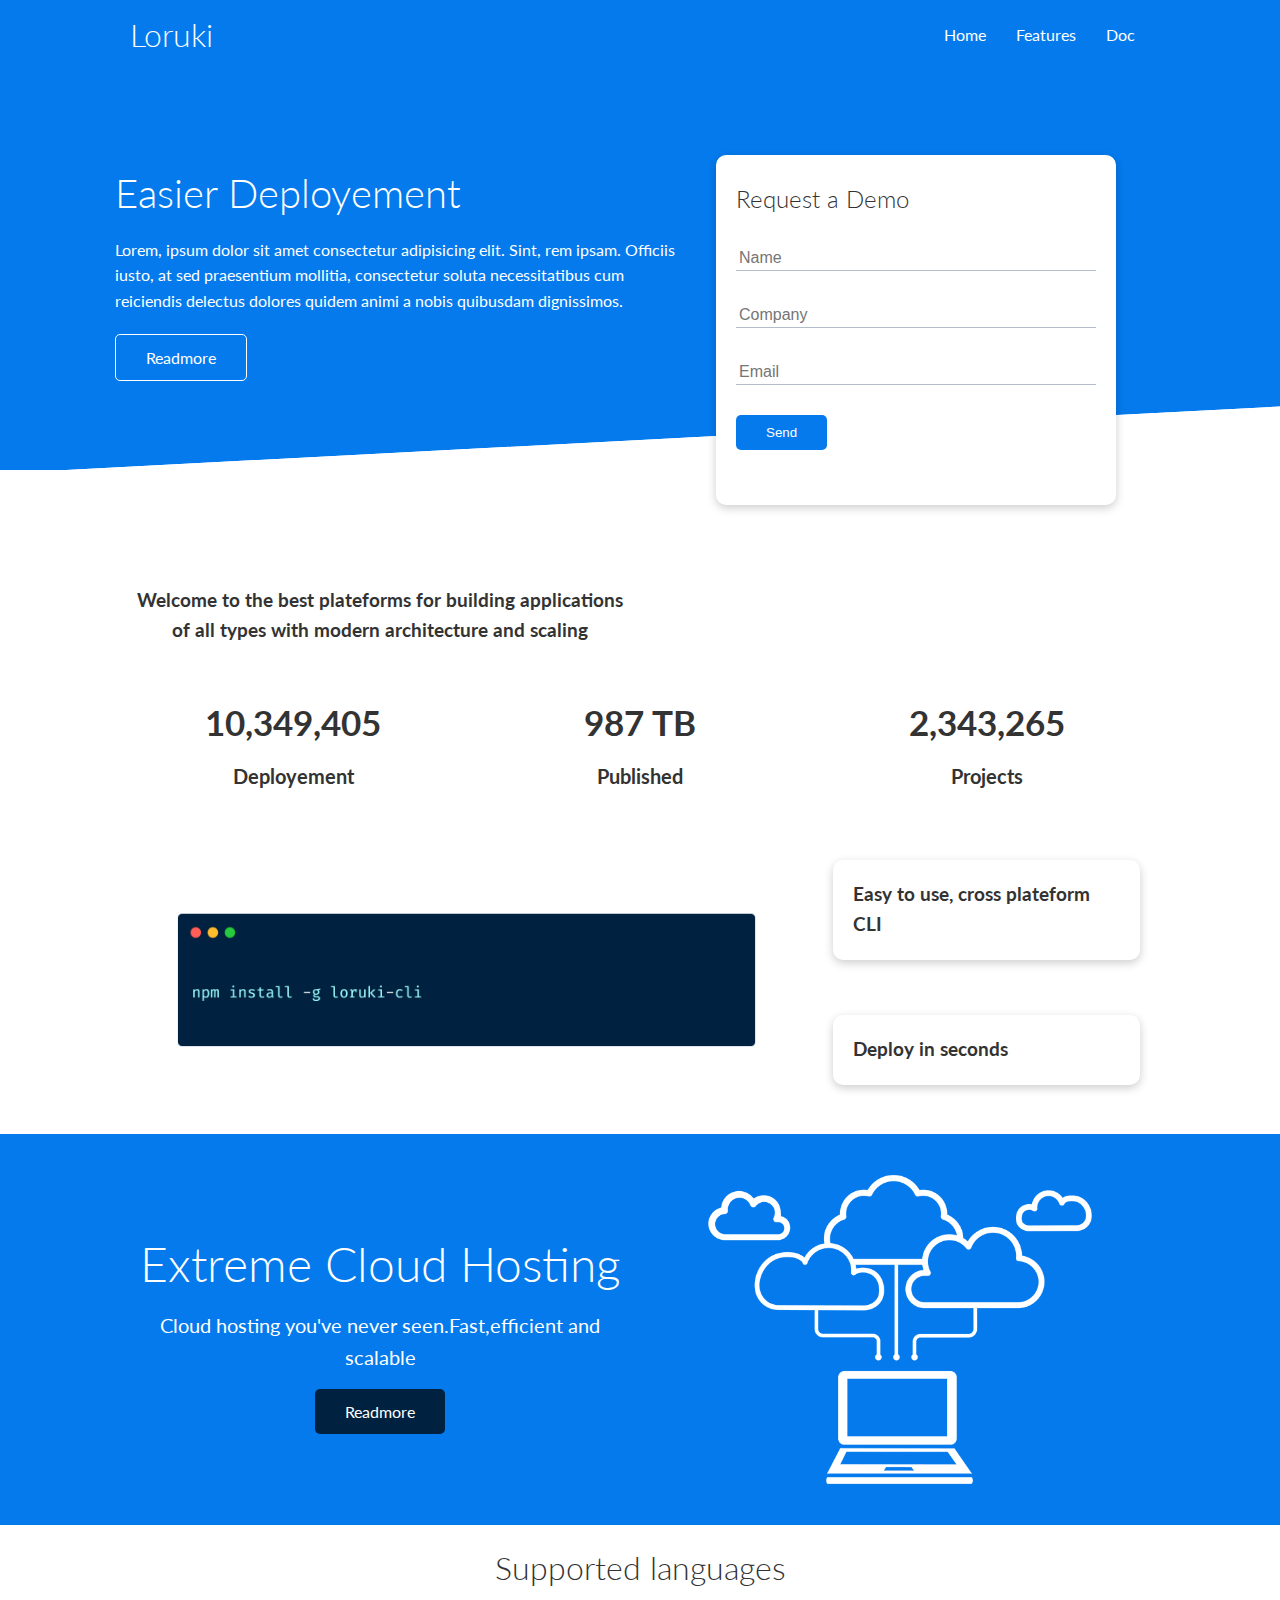
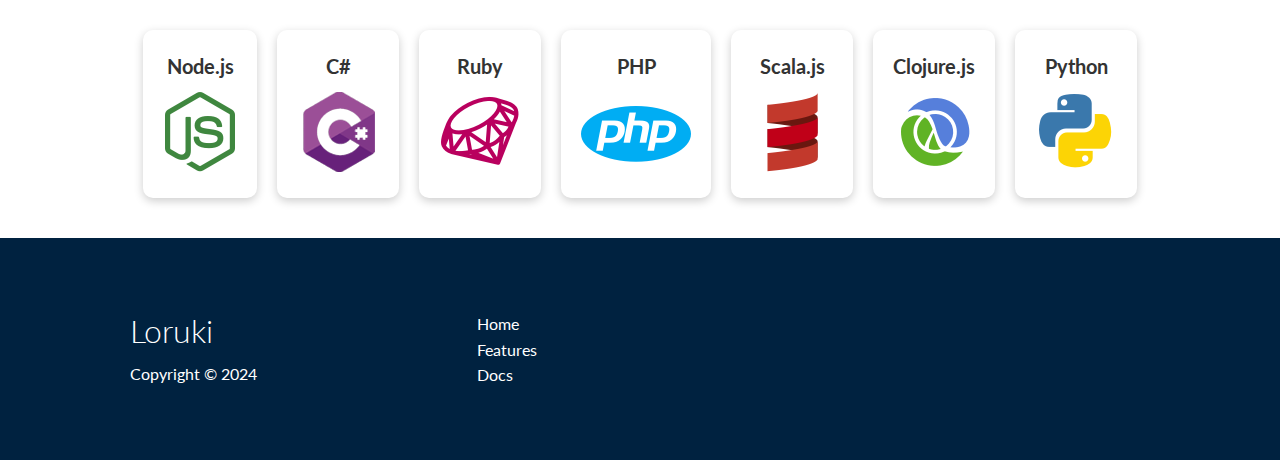
<file: index.html>
<!DOCTYPE html>
<html lang="en">
  <head>
    <meta charset="UTF-8" />
    <meta name="viewport" content="width=device-width, initial-scale=1.0" />
    <link
      rel="stylesheet"
      href="https://cdnjs.cloudflare.com/ajax/libs/font-awesome/6.6.0/css/all.min.css"
      integrity="sha512-Kc323vGBEqzTmouAECnVceyQqyqdsSiqLQISBL29aUW4U/M7pSPA/gEUZQqv1cwx4OnYxTxve5UMg5GT6L4JJg=="
      crossorigin="anonymous"
      referrerpolicy="no-referrer"
    />
    <link rel="preconnect" href="https://fonts.googleapis.com" />
    <link rel="preconnect" href="https://fonts.gstatic.com" crossorigin />
    <link
      href="https://fonts.googleapis.com/css2?family=Lato:ital,wght@0,100;0,300;0,400;0,700;0,900;1,100;1,300;1,400;1,700;1,900&display=swap"
      rel="stylesheet"
    />

    <title>Loruki</title>
    <link rel="stylesheet" href="style.css" />
  </head>
  <body>
    <!-- Navbar -->
    <div class="navbar">
      <div class="container flex">
        <h1 class="logo">Loruki</h1>
        <nav>
          <ul>
            <li><a href="index.html">Home</a></li>
            <li><a href="features.html">Features</a></li>
            <li><a href="docs.html">Doc</a></li>
          </ul>
        </nav>
      </div>
    </div>
    <!-- Showcase -->
    <section class="showcase">
      <div class="container grid">
        <div class="showcase-text">
          <h1>Easier Deployement</h1>
          <p>
            Lorem, ipsum dolor sit amet consectetur adipisicing elit. Sint, rem
            ipsam. Officiis iusto, at sed praesentium mollitia, consectetur
            soluta necessitatibus cum reiciendis delectus dolores quidem animi a
            nobis quibusdam dignissimos.
          </p>
          <a href="features.html" class="btn btn-outline">Readmore</a>
        </div>
        <div class="showcase-form card">
          <h2>Request a Demo</h2>
          <form>
            <div class="form-control">
              <input type="text" name="name" placeholder="Name" required />
            </div>
            <div class="form-control">
              <input
                type="text"
                name="company"
                placeholder="Company"
                required
              />
            </div>
            <div class="form-control">
              <input type="text" name="email" placeholder="Email" required />
            </div>
            <input type="submit" value="Send" class="btn btn-primary" />
          </form>
        </div>
      </div>
    </section>
    <!-- Stats -->
    <section class="stats">
      <div class="container">
        <h3 class="stats-heading text-center my-1">
          Welcome to the best plateforms for building applications of all types
          with modern architecture and scaling
        </h3>
        <div class="grid grid-3 text-center my-4">
          <div>
            <i class="fa-solid fa-server fa-3x"></i>
            <h3>10,349,405</h3>
            <p classs="text-secondary ">Deployement</p>
          </div>
          <div>
            <i class="fa-solid fa-upload fa-3x"></i>
            <h3>987 TB</h3>
            <p classs="text-secondary ">Published</p>
          </div>
          <div>
            <i class="fa-solid fa-diagram-project fa-3x"></i>
            <h3>2,343,265</h3>
            <p classs="text-secondary">Projects</p>
          </div>
        </div>
      </div>
    </section>
    <!--  CLi-->
    <section class="cli">
      <div class="container grid">
        <img src="images/cli.png" alt="" />
        <div class="card">
          <h3>Easy to use, cross plateform CLI</h3>
        </div>
        <div class="card">
          <h3>Deploy in seconds</h3>
        </div>
      </div>
    </section>
    <!-- Clouds -->
    <section class="cloud bg-primary my-2 py-2">
      <div class="container grid">
        <div class="text-center">
          <h2 class="lg">Extreme Cloud Hosting</h2>
          <p class="lead my-1">
            Cloud hosting you've never seen.Fast,efficient and scalable
          </p>
          <a href="features.html" class="btn btn-dark">Readmore</a>
        </div>
        <img src="images/cloud.png" alt="" />
      </div>
    </section>
    <!-- Languages -->
    <section class="languages">
      <h2 class="md text-center my-2">Supported languages</h2>
      <div class="container flex">
        <div class="card">
          <h4>Node.js</h4>
          <img src="images/logos/node.png" alt="" />
        </div>
        <div class="card">
          <h4>C#</h4>
          <img src="images/logos/csharp.png" alt="" />
        </div>
        <div class="card">
          <h4>Ruby</h4>
          <img src="images/logos/ruby.png" alt="" />
        </div>
        <div class="card">
          <h4>PHP</h4>
          <img src="images/logos/php.png" alt="" />
        </div>
        <div class="card">
          <h4>Scala.js</h4>
          <img src="images/logos/scala.png" alt="" />
        </div>
        <div class="card">
          <h4>Clojure.js</h4>
          <img src="images/logos/clojure.png" alt="" />
        </div>

        <div class="card">
          <h4>Python</h4>
          <img src="images/logos/python.png" alt="" />
        </div>
      </div>
    </section>
    <!-- Footer -->
    <footer class="footer bg-dark py-5">
      <div class="container grid grid-3">
        <div>
          <h1>Loruki</h1>
          <p>Copyright &copy; 2024</p>
        </div>
        <nav>
          <ul>
            <li><a href="index.html">Home</a></li>

            <li><a href="features.html">Features</a></li>

            <li><a href="docs.html">Docs</a></li>
          </ul>
        </nav>
        <div class="social">
          <a href=""><i class="fa-brands fa-github fa-2x"></i></a>
          <a href=""><i class="fa-brands fa-square-twitter fa-2x"></i></a>
          <a href=""><i class="fa-brands fa-facebook fa-2x"></i></a>
          <a href=""><i class="fa-brands fa-square-instagram fa-2x"></i></a>
        </div>
      </div>
    </footer>
  </body>
</html>
</file>
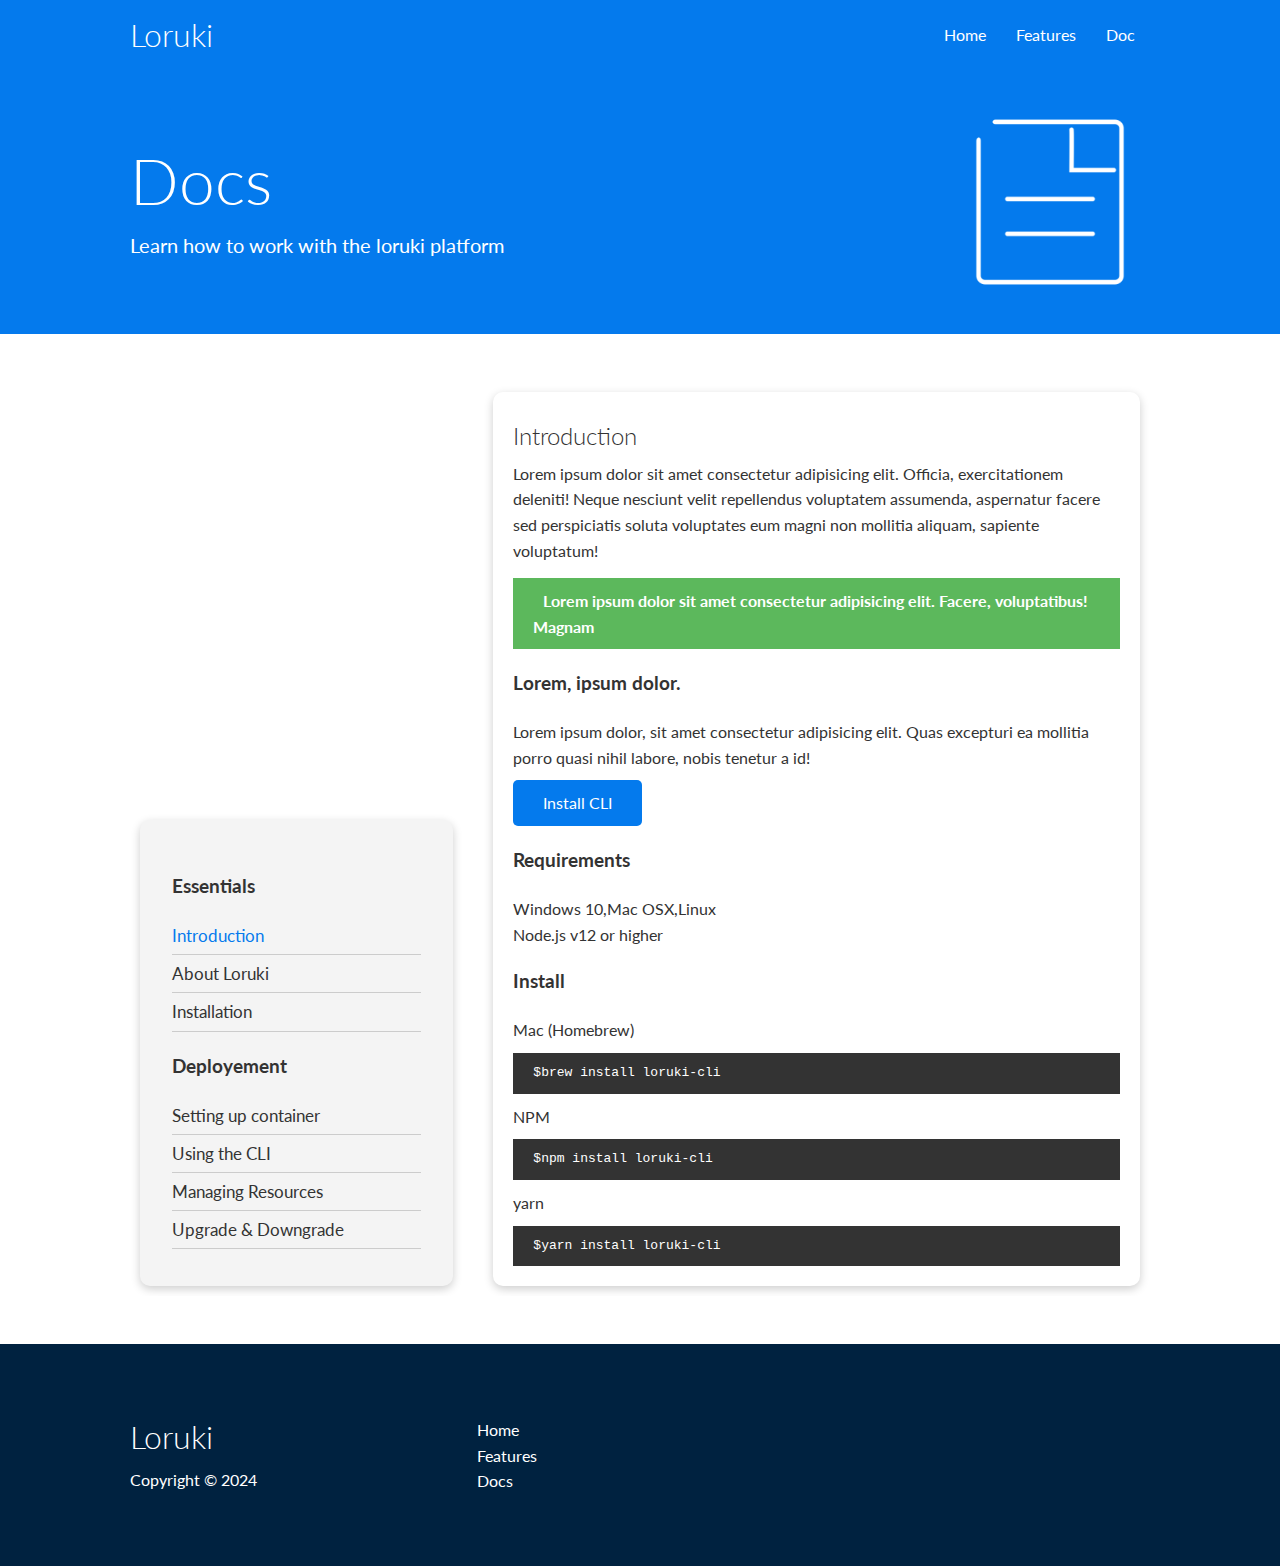
<file: docs.html>
<!DOCTYPE html>
<html lang="en">
  <head>
    <meta charset="UTF-8" />
    <meta name="viewport" content="width=device-width, initial-scale=1.0" />
    <link
      rel="stylesheet"
      href="https://cdnjs.cloudflare.com/ajax/libs/font-awesome/6.6.0/css/all.min.css"
      integrity="sha512-Kc323vGBEqzTmouAECnVceyQqyqdsSiqLQISBL29aUW4U/M7pSPA/gEUZQqv1cwx4OnYxTxve5UMg5GT6L4JJg=="
      crossorigin="anonymous"
      referrerpolicy="no-referrer"
    />
    <link rel="preconnect" href="https://fonts.googleapis.com" />
    <link rel="preconnect" href="https://fonts.gstatic.com" crossorigin />
    <link
      href="https://fonts.googleapis.com/css2?family=Lato:ital,wght@0,100;0,300;0,400;0,700;0,900;1,100;1,300;1,400;1,700;1,900&display=swap"
      rel="stylesheet"
    />

    <title>Features</title>
    <link rel="stylesheet" href="style.css" />
  </head>
  <body>
    <!-- Navbar -->
    <div class="navbar">
      <div class="container flex">
        <h1 class="logo">Loruki</h1>
        <nav>
          <ul>
            <li><a href="index.html">Home</a></li>
            <li><a href="features.html">Features</a></li>
            <li><a href="docs.html">Doc</a></li>
          </ul>
        </nav>
      </div>
    </div>
    <!-- Head -->
    <section class="docs-head bg-primary py-3">
      <div class="container grid">
        <div>
          <h1 class="xl">Docs</h1>
          <p class="lead">Learn how to work with the loruki platform</p>
        </div>
        <img src="images/docs.png" alt="" />
      </div>
    </section>
    <!-- Docs Main -->
    <section class="docs-main my-4">
      <div class="container grid">
        <div class="card bg-light p-3">
          <h3 class="my-2">Essentials</h3>
          <nav>
            <ul>
              <li><a href="#" class="text-primary">Introduction</a></li>
              <li><a href="#">About Loruki</a></li>
              <li><a href="#">Installation</a></li>
            </ul>
          </nav>
          <h3 class="my-2">Deployement</h3>
          <nav>
            <ul>
              <li><a href="#">Setting up container</a></li>
              <li><a href="#">Using the CLI</a></li>
              <li><a href="#">Managing Resources</a></li>
              <li><a href="#">Upgrade & Downgrade</a></li>
            </ul>
          </nav>
        </div>
        <div class="card">
          <h2>Introduction</h2>
          <p>
            Lorem ipsum dolor sit amet consectetur adipisicing elit. Officia,
            exercitationem deleniti! Neque nesciunt velit repellendus voluptatem
            assumenda, aspernatur facere sed perspiciatis soluta voluptates eum
            magni non mollitia aliquam, sapiente voluptatum!
          </p>
          <div class="alert alert-success">
            <i class="fa-solid fa-info"></i>Lorem ipsum dolor sit amet
            consectetur adipisicing elit. Facere, voluptatibus! Magnam
          </div>
          <h3>Lorem, ipsum dolor.</h3>
          <p>
            Lorem ipsum dolor, sit amet consectetur adipisicing elit. Quas
            excepturi ea mollitia porro quasi nihil labore, nobis tenetur a id!
          </p>
          <a href="" class="btn btn-primary">Install CLI</a>
          <h3>Requirements</h3>
          <ul>
            <li>Windows 10,Mac OSX,Linux</li>
            <li>Node.js v12 or higher</li>
          </ul>
          <h3>Install</h3>
          <p>Mac (Homebrew)</p>
          <pre><code>$brew install loruki-cli</code></pre>
          <p>NPM</p>
          <pre><code>$npm install loruki-cli</code></pre>
          <p>yarn</p>
          <pre><code>$yarn install loruki-cli</code></pre>
        </div>
      </div>
    </section>

    <!-- Footer -->
    <footer class="footer bg-dark py-5">
      <div class="container grid grid-3">
        <div>
          <h1>Loruki</h1>
          <p>Copyright &copy; 2024</p>
        </div>
        <nav>
          <ul>
            <li><a href="index.html">Home</a></li>

            <li><a href="features.html">Features</a></li>

            <li><a href="docs.html">Docs</a></li>
          </ul>
        </nav>
        <div class="social">
          <a href=""><i class="fa-brands fa-github fa-2x"></i></a>
          <a href=""><i class="fa-brands fa-square-twitter fa-2x"></i></a>
          <a href=""><i class="fa-brands fa-facebook fa-2x"></i></a>
          <a href=""><i class="fa-brands fa-square-instagram fa-2x"></i></a>
        </div>
      </div>
    </footer>
  </body>
</html>
</file>
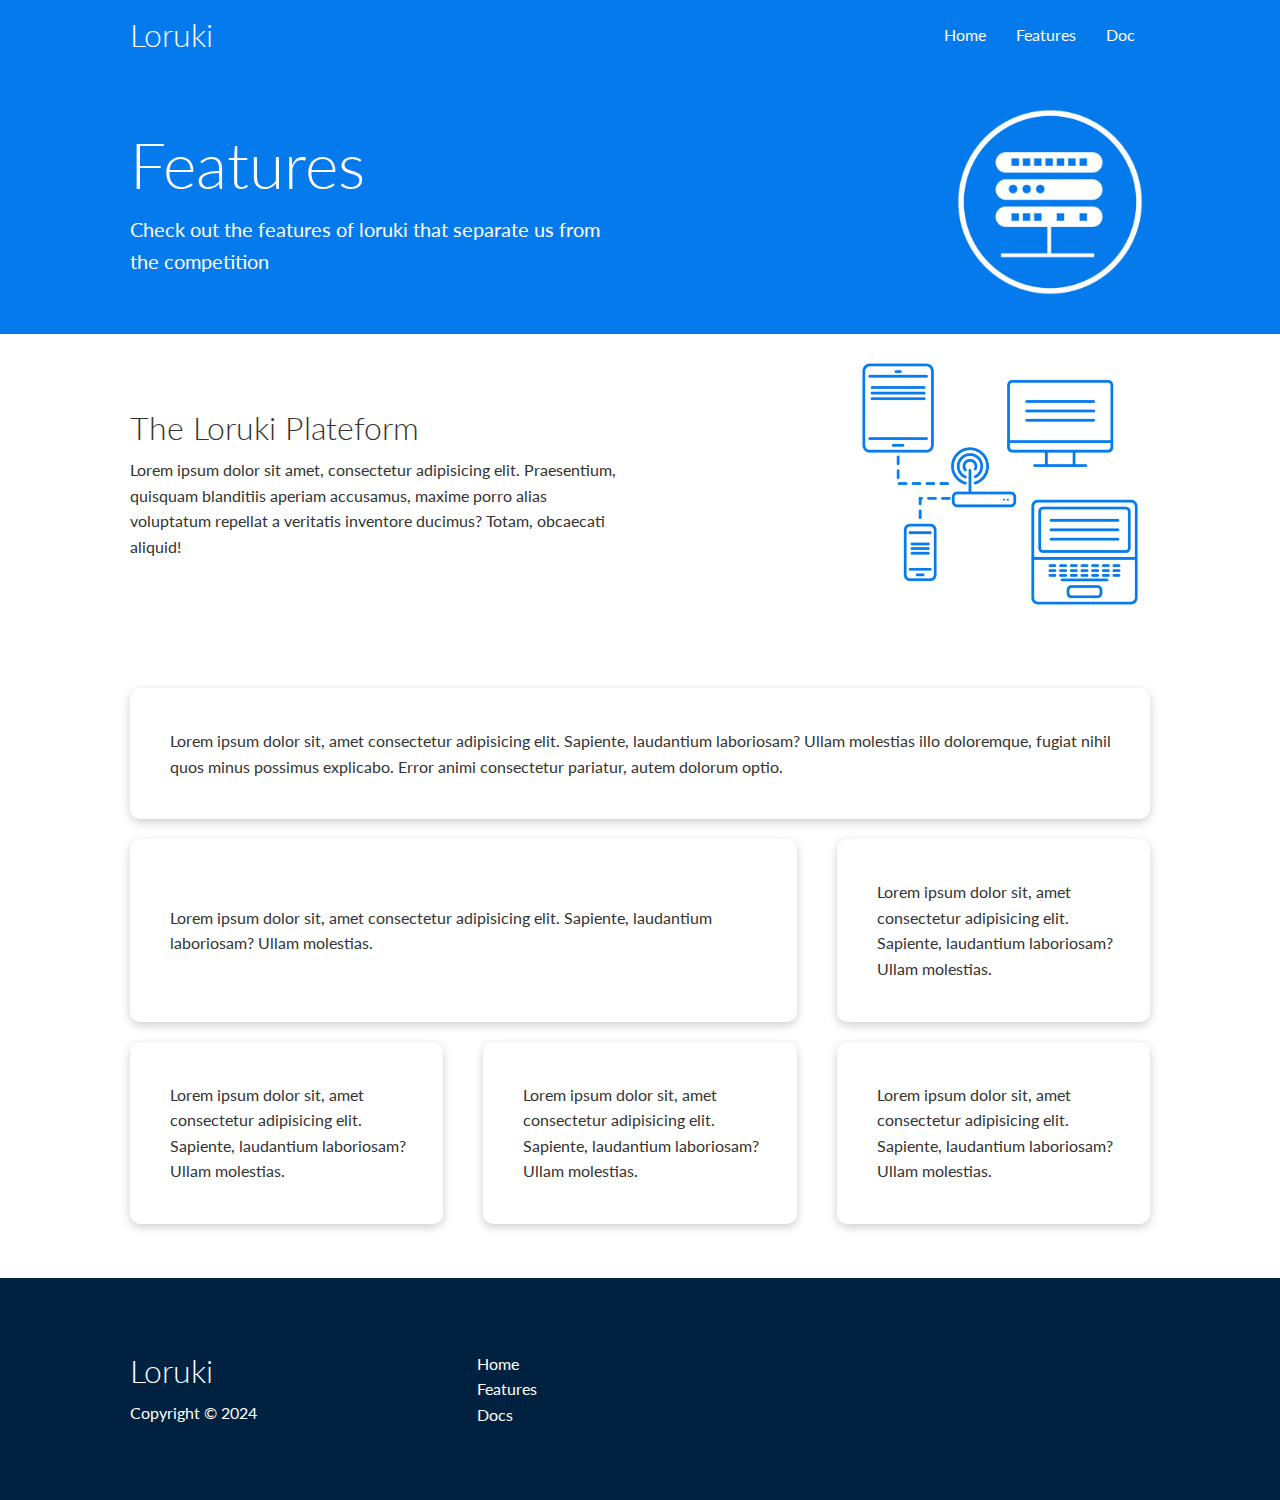
<file: features.html>
<!DOCTYPE html>
<html lang="en">
  <head>
    <meta charset="UTF-8" />
    <meta name="viewport" content="width=device-width, initial-scale=1.0" />
    <link
      rel="stylesheet"
      href="https://cdnjs.cloudflare.com/ajax/libs/font-awesome/6.6.0/css/all.min.css"
      integrity="sha512-Kc323vGBEqzTmouAECnVceyQqyqdsSiqLQISBL29aUW4U/M7pSPA/gEUZQqv1cwx4OnYxTxve5UMg5GT6L4JJg=="
      crossorigin="anonymous"
      referrerpolicy="no-referrer"
    />
    <link rel="preconnect" href="https://fonts.googleapis.com" />
    <link rel="preconnect" href="https://fonts.gstatic.com" crossorigin />
    <link
      href="https://fonts.googleapis.com/css2?family=Lato:ital,wght@0,100;0,300;0,400;0,700;0,900;1,100;1,300;1,400;1,700;1,900&display=swap"
      rel="stylesheet"
    />

    <title>Features</title>
    <link rel="stylesheet" href="style.css" />
  </head>
  <body>
    <!-- Navbar -->
    <div class="navbar">
      <div class="container flex">
        <h1 class="logo">Loruki</h1>
        <nav>
          <ul>
            <li><a href="index.html">Home</a></li>
            <li><a href="features.html">Features</a></li>
            <li><a href="docs.html">Doc</a></li>
          </ul>
        </nav>
      </div>
    </div>
    <!-- Head -->
    <section class="features-head bg-primary py-3">
      <div class="container grid">
        <div>
          <h1 class="xl">Features</h1>
          <p class="lead">
            Check out the features of loruki that separate us from the
            competition
          </p>
        </div>
        <img src="images/server.png" alt="" />
      </div>
    </section>
    <!-- Sub Head -->
    <sectoin class="features-sub-head bg-light py-3">
      <div class="container grid">
        <div>
          <h1 class="md">The Loruki Plateform</h1>
          <p>
            Lorem ipsum dolor sit amet, consectetur adipisicing elit.
            Praesentium, quisquam blanditiis aperiam accusamus, maxime porro
            alias voluptatum repellat a veritatis inventore ducimus? Totam,
            obcaecati aliquid!
          </p>
        </div>
        <img src="images/server2.png" alt="" />
      </div>
    </sectoin>
    <!-- Main -->
    <section class="features-main my-2">
      <div class="container grid grid-3">
        <div class="card flex">
          <i class="fa-solid fa-server fa-3x"></i>
          <p>
            Lorem ipsum dolor sit, amet consectetur adipisicing elit. Sapiente,
            laudantium laboriosam? Ullam molestias illo doloremque, fugiat nihil
            quos minus possimus explicabo. Error animi consectetur pariatur,
            autem dolorum optio.
          </p>
        </div>
        <div class="card flex">
          <i class="fa-solid fa-laptop-code fa-3x"></i>
          <p>
            Lorem ipsum dolor sit, amet consectetur adipisicing elit. Sapiente,
            laudantium laboriosam? Ullam molestias.
          </p>
        </div>
        <div class="card flex">
          <i class="fa-solid fa-database fa-3x"></i>
          <p>
            Lorem ipsum dolor sit, amet consectetur adipisicing elit. Sapiente,
            laudantium laboriosam? Ullam molestias.
          </p>
        </div>
        <div class="card flex">
          <i class="fa-solid fa-upload fa-3x"></i>
          <p>
            Lorem ipsum dolor sit, amet consectetur adipisicing elit. Sapiente,
            laudantium laboriosam? Ullam molestias.
          </p>
        </div>
        <div class="card flex">
          <i class="fa-solid fa-power-off fa-3x"></i>
          <p>
            Lorem ipsum dolor sit, amet consectetur adipisicing elit. Sapiente,
            laudantium laboriosam? Ullam molestias.
          </p>
        </div>
        <div class="card flex">
          <i class="fa-solid fa-network-wired fa-3x"></i>
          <p>
            Lorem ipsum dolor sit, amet consectetur adipisicing elit. Sapiente,
            laudantium laboriosam? Ullam molestias.
          </p>
        </div>
      </div>
    </section>
    <!-- Footer -->
    <footer class="footer bg-dark py-5">
      <div class="container grid grid-3">
        <div>
          <h1>Loruki</h1>
          <p>Copyright &copy; 2024</p>
        </div>
        <nav>
          <ul>
            <li><a href="index.html">Home</a></li>

            <li><a href="features.html">Features</a></li>

            <li><a href="docs.html">Docs</a></li>
          </ul>
        </nav>
        <div class="social">
          <a href=""><i class="fa-brands fa-github fa-2x"></i></a>
          <a href=""><i class="fa-brands fa-square-twitter fa-2x"></i></a>
          <a href=""><i class="fa-brands fa-facebook fa-2x"></i></a>
          <a href=""><i class="fa-brands fa-square-instagram fa-2x"></i></a>
        </div>
      </div>
    </footer>
  </body>
</html>
</file>
<file: style.css>
:root {
  --primary-color: #047aed;
  --secondary-color: #1c3fa8;
  --dark-color: #002240;
  --light-color: #f4f4f4;
  --success-color: #5cb85c;
  --error-color: #d9534f;
}
* {
  box-sizing: border-box;
  padding: 0;
  margin: 0;
}
body {
  font-family: "Lato", sans-serif;
  color: #333;
  line-height: 1.6;
}
code,
pre {
  background: #333;
  color: #fff;
  padding: 10px;
}
/* Navbar */
ul {
  list-style-type: none;
}
a {
  text-decoration: none;
  color: #333;
}
h1,
h2 {
  font-weight: 300;
  line-height: 1.2;
  margin: 10px 0;
}
p {
  margin: 10px 0;
}
img {
  width: 100%;
}
.navbar .flex {
  justify-content: space-between;
}
.navbar ul {
  display: flex;
}
.navbar a {
  color: #fff;
  padding: 10px;
  margin: 0 5px;
}
.navbar a:hover {
  border-bottom: 1px #fff solid;
}
.navbar {
  background-color: var(--primary-color);
  color: #fff;
  height: 70px;
}
/* Showcase */
.showcase {
  height: 400px;
  background-color: var(--primary-color);
  color: #fff;
  position: relative;
}
.showcase h1 {
  font-size: 40px;
}
.showcase p {
  margin: 20px 0;
}
.showcase-text {
  animation: slideInFromLeft 1s ease-in;
}
.showcase .grid {
  overflow: visible;
  grid-template-columns: 55% 45%;
  gap: 30px;
}
.showcase-form {
  position: relative;
  top: 60px;
  height: 350px;
  width: 400px;
  padding: 40px;
  z-index: 100;
  animation: slideInFromRight 1s ease-in;
}
.showcase-form .form-control {
  margin: 30px 0;
}
.showcase-form input:focus {
  outline: none;
}
.showcase::before,
.showcase::after {
  content: " ";
  position: absolute;
  height: 100px;
  bottom: -70px;
  right: 0;
  left: 0;
  background: #fff;
  transform: skewY(-3deg);
  -webkit-transform: skewY(-3deg);
  -moz-transform: skewY(-3deg);
  -ms-transform: skewY(-3deg);
}
.showcase-form input[type="text"],
.showcase-form input[type="email"] {
  border: 0;
  border-bottom: 1px solid #b4becb;
  width: 100%;
  padding: 3px;
  font-size: 16px;
}
/* Stats */
.stats {
  padding-top: 100px;
  animation: slideInFromBootom 1s ease-in;
}
.stats-heading {
  max-width: 500px;
  margin: auto;
}
.stats .grid h3 {
  font-size: 35px;
}
.stats .grid p {
  font-size: 20px;
  font-weight: bold;
}
/* Cli */
.cli .grid {
  grid-template-columns: repeat(3, 1fr);
  grid-template-rows: repeat(2, 1fr);
}
.cli .grid > *:first-child {
  grid-column: 1 / span 2;
  grid-row: 1 / span 2;
}
/* Cloud */
.cloud .grid {
  grid-template-columns: 4fr, 3fr;
}
/* Languages */
.languages .flex {
  flex-wrap: wrap;
}
.languages .card {
  text-align: center;
  margin: 18px 10px 40px;
  transition: transform 0.2s ease-in;
}
.languages .card h4 {
  font-size: 20px;
  margin-bottom: 10px;
}
.languages .card:hover {
  transform: translateY(-15px);
}
/* Footer */
.footer .social a {
  margin: 0 10px;
}
.footer .social a:hover {
  transform: scale(1.05);
  box-shadow: 0 0 50px var(--main-color);
}
/* Features */
.features-head img,
.docs-head img {
  width: 200px;
  justify-self: flex-end;
}
.features-sub-head img {
  width: 300px;
  justify-self: flex-end;
}
.features-main .card > i {
  margin-right: 20px;
}
.features-main .grid {
  padding: 30px;
}
.features-main .grid > *:first-child {
  grid-column: 1 / span 3;
}
.features-main .grid > *:nth-child(2) {
  grid-column: 1 / span 2;
}
/* Docs */
.docs-main h3 {
  margin: 20px 0;
}
.docs-main .grid {
  grid-template-columns: 1fr 2fr;
  align-items: flex-end;
}
.docs-main nav li {
  font-size: 17px;
  padding-bottom: 5px;
  margin-bottom: 5px;
  border-bottom: 1px #ccc solid;
}
.docs-main a:hover {
  font-weight: bold;
}
/* Animations */
@keyframes slideInFromLeft {
  0% {
    transform: translateX(-100%);
  }
  100% {
    transform: translateX(0);
  }
}
@keyframes slideInFromRight {
  0% {
    transform: translateX(100%);
  }
  100% {
    transform: translateX(0);
  }
}
@keyframes slideInFromTop {
  0% {
    transform: translateY(-100%);
  }
  100% {
    transform: translateY(0);
  }
}
@keyframes slideInFromBottom {
  0% {
    transform: translateY(100%);
  }
  100% {
    transform: translateY(0);
  }
}

/*
 Tablet and under */
@media (max-width: 768px) {
  .grid,
  .showcase .grid,
  .stats .grid,
  .cli .grid,
  .cloud .grid,
  .footer .grid,
  .features-main .grid,
  .docs-main .grid {
    grid-template-columns: 1fr;
    grid-template-rows: 1fr;
  }
  .showcase {
    height: auto;
  }
  .showcase-text {
    text-align: center;
    margin-top: 40px;
    animation: slideInFromTop 1s ease-in;
  }
  .showcase-form {
    justify-self: center;
    margin: auto;
    animation: slideInFromBottom 1s ease-in;
  }
  .cli .grid > *:first-child {
    grid-column: 1;
    grid-row: 1;
  }
  .features-head,
  .features-sub-head,
  .docs-head {
    text-align: center;
  }
  .features-head img,
  .features-sub-head img,
  .docs-head img {
    justify-self: center;
  }
  .features-main .grid > *:first-child,
  .features-main .grid > *:nth-child(2) {
    grid-column: 1;
  }
}
/* MObile */
@media (max-width: 500px) {
  .navbar {
    height: 110px;
  }
  .navbar .flex {
    flex-direction: column;
  }
  .navbar ul {
    padding: 10px;
    background-color: rgba(0, 0, 0, 0.1);
  }
}

/* Utilities */
.container {
  max-width: 1100px;
  margin: 0 auto;
  overflow: auto;
  padding: 0 40px;
}
.flex {
  display: flex;
  justify-content: center;
  height: 100%;
  align-items: center;
}
.grid {
  display: grid;
  grid-template-columns: repeat(2, 1fr);
  gap: 20px;
  justify-content: center;
  align-items: center;
  height: 100%;
}
.card {
  background-color: #fff;
  border-radius: 10px;
  box-shadow: 0 3px 10px rgba(0, 0, 0, 0.2);
  padding: 20px;
  margin: 10px;
  color: #333;
}
.btn {
  display: inline-block;
  padding: 10px 30px;
  cursor: pointer;
  background: var(--primary-color);
  color: #fff;
  border: none;
  border-radius: 5px;
}
.btn-outline {
  background-color: transparent;
  border: 1px solid #fff;
}
.btn:hover {
  transform: scale(0.98);
}
.grid-3 {
  grid-template-columns: repeat(3, 1fr);
}
.text-center {
  text-align: center;
}
/* Margin */
.my-1 {
  margin: 1rem 0;
}
.my-2 {
  margin: 1.5rem 0;
}
.my-3 {
  margin: 2rem 0;
}
.my-4 {
  margin: 3rem 0;
}
.my-5 {
  margin: 4rem 0;
}
.m-1 {
  margin: 1rem;
}
.m-2 {
  margin: 1.5rem;
}
.m-3 {
  margin: 2rem;
}
.m-4 {
  margin: 3rem;
}
.m-5 {
  margin: 4rem;
}
/* Padding */

.py-1 {
  padding: 1rem 0;
}
.py-2 {
  padding: 1.5rem 0;
}
.py-3 {
  padding: 2rem 0;
}
.py-4 {
  padding: 3rem 0;
}
.py-5 {
  padding: 4rem 0;
}
.p-1 {
  padding: 1rem;
}
.p-2 {
  padding: 1.5rem;
}
.p-3 {
  padding: 2rem;
}
.p-4 {
  padding: 3rem;
}
.p-5 {
  padding: 4rem;
}
/* Backgrouns and coloured buttons */
.bg-primary,
.btn-primary {
  background-color: var(--primary-color);
  color: #fff;
}
.bg-secondary,
.btn-secondary {
  background-color: var(--secondary-color);
  color: #fff;
}
.bg-dark,
.btn-dark {
  background-color: var(--dark-color);
  color: #fff;
}
.bg-light,
.btn-light {
  background-color: var(--light-color);
  color: #333;
}
.bg-primary a,
.btn-primary a,
.bg-secondary a,
.btn-secondary a,
.bg-dark a,
.btn-dark a {
  color: #fff;
}
/* Text-colors */
.text-primary {
  color: var(--primary-color);
}
.text-secondary {
  color: var(--secondary-color);
}
.text-dark {
  color: var(--dark-color);
}
.text-light {
  color: var(--light-color);
}

/* Textsizes */
.lead {
  font-size: 20px;
}
.sm {
  font-size: 1rem;
}
.md {
  font-size: 2rem;
}
.lg {
  font-size: 3rem;
}
.xl {
  font-size: 4rem;
}
.alert {
  background-color: var(--light-color);
  padding: 10px 20px;
  font-weight: bold;
  margin: 15px 0;
}
.alert i {
  margin-right: 10px;
}
.alert-success {
  background-color: var(--success-color);
  color: #fff;
}
.alert-error {
  background-color: var(--error-color);
  color: #fff;
}
</file>
